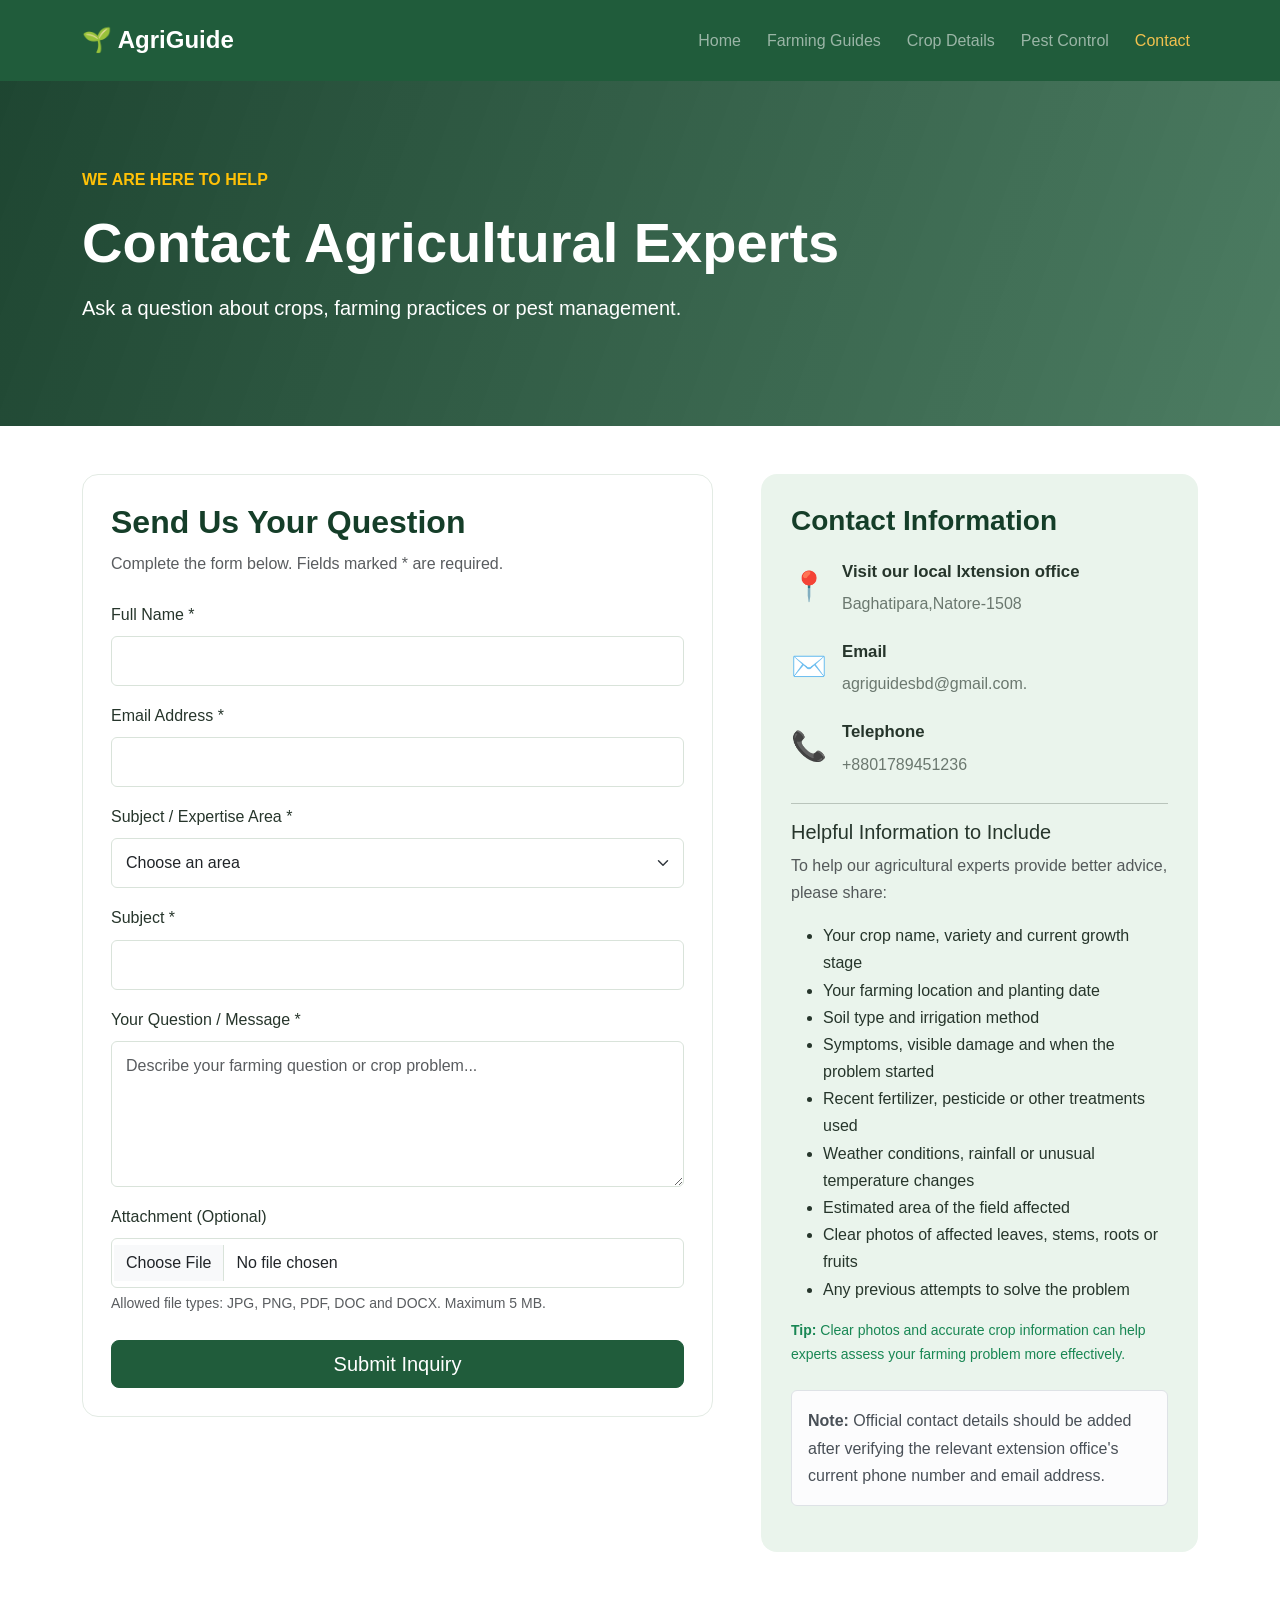
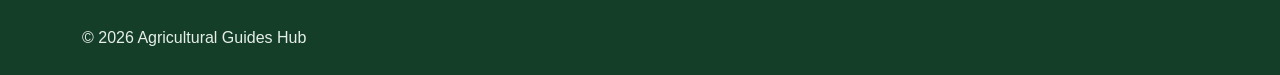
<file: contact.html>
<!DOCTYPE html>
<html lang="en">

<head>
    <meta charset="UTF-8">
    <meta name="viewport" content="width=device-width, initial-scale=1.0">
    <title>Contact Agricultural Experts | AgriGuide
    </title>
    <link href="https://cdn.jsdelivr.net/npm/bootstrap@5.3.3/dist/css/bootstrap.min.css" rel="stylesheet">
    <link rel="stylesheet" href="style.css">
</head>

<body>
    <nav class="navbar navbar-expand-lg navbar-dark bg-green sticky-top">
        <div class="container">
            <a class="navbar-brand fw-bold" href="index.html">🌱 AgriGuide
            </a>
            <button class="navbar-toggler" data-bs-toggle="collapse" data-bs-target="#navbarNav"
                aria-label="Toggle navigation"><span class="navbar-toggler-icon"></span></button>
            <div class="collapse navbar-collapse" id="navbarNav">
                <ul class="navbar-nav ms-auto">
                    <li class="nav-item"><a class="nav-link" href="index.html">Home</a></li>
                    <li class="nav-item"><a class="nav-link" href="guides.html">Farming Guides</a></li>
                    <li class="nav-item"><a class="nav-link" href="crops.html">Crop Details</a></li>
                    <li class="nav-item"><a class="nav-link" href="pest-control.html">Pest Control</a></li>
                    <li class="nav-item"><a class="nav-link active" href="contact.html">Contact</a></li>
                </ul>
            </div>
        </div>
    </nav>

    <header class="page-header">
        <div class="container">
            <p class="text-warning fw-bold">WE ARE HERE TO HELP</p>
            <h1 class="display-4 fw-bold">Contact Agricultural Experts</h1>
            <p class="lead">Ask a question about crops, farming practices or pest management.</p>
        </div>
    </header>

    <section class="py-5">
        <div class="container">
            <div class="row g-5">
                <div class="col-lg-7">
                    <div class="contact-panel">
                        <h2 class="section-title mb-2">Send Us Your Question</h2>
                        <p class="text-muted mb-4">Complete the form below. Fields marked * are required.</p>

                        <div id="formMessage" class="alert d-none" role="status" aria-live="polite"></div>

                        <form id="contactForm">
                            <div class="mb-3">
                                <label for="name" class="form-label">Full Name *</label>
                                <input type="text" class="form-control" id="name" name="name" required maxlength="100"
                                    autocomplete="name">
                            </div>

                            <div class="mb-3">
                                <label for="email" class="form-label">Email Address *</label>
                                <input type="email" class="form-control" id="email" name="email" required
                                    maxlength="150" autocomplete="email">
                            </div>

                            <div class="mb-3">
                                <label for="expertise" class="form-label">Subject / Expertise Area *</label>
                                <select class="form-select" id="expertise" name="expertise" required>
                                    <option value="">Choose an area</option>
                                    <option value="crop-cultivation">Crop Cultivation</option>
                                    <option value="soil-management">Soil Management</option>
                                    <option value="irrigation">Irrigation</option>
                                    <option value="pest-control">Pest Control</option>
                                    <option value="organic-farming">Organic Farming</option>
                                    <option value="crop-disease">Crop Diseases</option>
                                    <option value="other">Other</option>
                                </select>
                            </div>

                            <div class="mb-3">
                                <label for="subject" class="form-label">Subject *</label>
                                <input type="text" class="form-control" id="subject" name="subject" required
                                    maxlength="150">
                            </div>

                            <div class="mb-3">
                                <label for="message" class="form-label">Your Question / Message *</label>
                                <textarea class="form-control" id="message" name="message" rows="5" required
                                    maxlength="3000"
                                    placeholder="Describe your farming question or crop problem..."></textarea>
                            </div>

                            <div class="mb-4">
                                <label for="attachment" class="form-label">Attachment (Optional)</label>
                                <input type="file" class="form-control" id="attachment" name="attachment"
                                    accept=".jpg,.jpeg,.png,.pdf,.doc,.docx">
                                <div class="form-text">Allowed file types: JPG, PNG, PDF, DOC and DOCX. Maximum 5 MB.
                                </div>
                            </div>

                            <button type="submit" class="btn btn-success btn-lg w-100">Submit Inquiry</button>
                        </form>
                    </div>
                </div>

                <div class="col-lg-5">
                    <div class="contact-info">
                        <h3 class="mb-4">Contact Information</h3>
                        <div class="contact-item">
                            <span>📍</span>
                            <div>
                                <h5>Visit our local lxtension office</h5>
                                <p>Baghatipara,Natore-1508</p>
                            </div>
                        </div>
                        <div class="contact-item">
                            <span>✉️</span>
                            <div>
                                <h5>Email</h5>
                                <p>agriguidesbd@gmail.com.</p>
                            </div>
                        </div>
                        <div class="contact-item">
                            <span>📞</span>
                            <div>
                                <h5>Telephone</h5>
                                <p>+8801789451236</p>
                            </div>
                        </div>
                        <hr>
                        <h5>Helpful Information to Include</h5>
                        <p class="text-muted">
                            To help our agricultural experts provide better advice, please share:
                        </p>
                        <ul>
                            <li>Your crop name, variety and current growth stage</li>
                            <li>Your farming location and planting date</li>
                            <li>Soil type and irrigation method</li>
                            <li>Symptoms, visible damage and when the problem started</li>
                            <li>Recent fertilizer, pesticide or other treatments used</li>
                            <li>Weather conditions, rainfall or unusual temperature changes</li>
                            <li>Estimated area of the field affected</li>
                            <li>Clear photos of affected leaves, stems, roots or fruits</li>
                            <li>Any previous attempts to solve the problem</li>
                        </ul>
                        <p class="small text-success mb-0">
                            <strong>Tip:</strong> Clear photos and accurate crop information can help experts assess
                            your farming problem more effectively.
                        </p>

                        <div class="alert alert-light border mt-4">
                            <strong>Note:</strong> Official contact details should be added after verifying the
                            relevant
                            extension office's current phone number and email address.
                        </div>
                    </div>
                </div>
            </div>
        </div>
    </section>

    <footer class="footer py-4">
        <div class="container">
            <p class="mb-0">© <span class="current-year"></span> Agricultural Guides Hub</p>
        </div>
    </footer>
    <script src="https://cdn.jsdelivr.net/npm/bootstrap@5.3.3/dist/js/bootstrap.bundle.min.js"></script>
    <script src="script.js"></script>
</body>

</html>
</file>
<file: style.css>
:root {
    --green: #205c3b;
    --green-dark: #153e29;
    --green-light: #eaf4ec;
    --gold: #f2c14e;
    --text: #26352b;
    --muted: #6b786f;
    --border: #e3ebe4;
    --white: #ffffff;
}

* {
    box-sizing: border-box;
}

html {
    scroll-behavior: smooth;
    scroll-padding-top: 85px;
}

body {
    margin: 0;
    font-family: Arial, Helvetica, sans-serif;
    color: var(--text);
    line-height: 1.7;
    background: var(--white);
}

img {
    max-width: 100%;
}

.bg-green {
    background-color: var(--green);
}

.navbar {
    padding: 15px 0;
}

.navbar-brand {
    font-size: 1.5rem;
}

.navbar .nav-link {
    margin-left: 10px;
    font-weight: 500;
    transition: color 0.2s ease;
}

.navbar .nav-link:hover,
.navbar .nav-link.active {
    color: var(--gold);
}

.hero {
    min-height: 580px;
    padding: 90px 0;
    color: white;
    background:
        linear-gradient(90deg, rgba(15, 43, 26, 0.88), rgba(15, 43, 26, 0.35)),
        url("https://images.unsplash.com/photo-1500382017468-9049fed747ef?auto=format&fit=crop&w=1920&q=85") center / cover no-repeat;
}

.hero h1 {
    line-height: 1.15;
}

.hero p {
    max-width: 650px;
}

.section-label {
    color: var(--green);
    font-weight: 700;
    font-size: 0.8rem;
    letter-spacing: 2px;
    margin-bottom: 8px;
}

.section-title {
    color: var(--green-dark);
    font-weight: 700;
    margin-bottom: 15px;
}

.info-card {
    padding: 30px;
    border: 1px solid var(--border);
    border-radius: 16px;
    background: white;
    transition: transform 0.25s ease, box-shadow 0.25s ease;
}

.info-card:hover {
    transform: translateY(-5px);
    box-shadow: 0 12px 30px rgba(24, 68, 42, 0.09);
}

.info-card h4 {
    font-weight: 700;
    margin-bottom: 12px;
}

.feature-icon {
    font-size: 2.5rem;
    margin-bottom: 15px;
}

.custom-card {
    border: 1px solid var(--border);
    border-radius: 14px;
    overflow: hidden;
    box-shadow: 0 4px 15px rgba(0, 0, 0, 0.035);
    transition: transform 0.25s ease, box-shadow 0.25s ease;
}

.custom-card:hover {
    transform: translateY(-4px);
    box-shadow: 0 12px 26px rgba(0, 0, 0, 0.09);
}

.custom-card .card-img-top {
    height: 220px;
    object-fit: cover;
}

.custom-card .card-body {
    padding: 24px;
}

.custom-card h3,
.custom-card h4,
.custom-card h5 {
    color: var(--green-dark);
    font-weight: 700;
}

.category-card {
    display: block;
    position: relative;
    overflow: hidden;
    border-radius: 14px;
    text-decoration: none;
    color: white;
}

.category-card img {
    display: block;
    width: 100%;
    height: 230px;
    object-fit: cover;
    transition: transform 0.35s ease;
}

.category-card:hover img {
    transform: scale(1.08);
}

.category-card h5 {
    position: absolute;
    inset: auto 0 0;
    margin: 0;
    padding: 35px 15px 18px;
    font-weight: 700;
    background: linear-gradient(transparent, rgba(0, 0, 0, 0.8));
}

.pest-banner {
    color: white;
    background: var(--green);
    padding: 55px 0;
}

.page-header {
    padding: 85px 0;
    color: white;
    background:
        linear-gradient(110deg, rgba(21, 62, 41, 0.96), rgba(32, 92, 59, 0.8)),
        url("https://images.unsplash.com/photo-1499529112087-3cb3b73cec95?auto=format&fit=crop&w=1600&q=80") center / cover no-repeat;
}

.page-header h1 {
    margin-bottom: 15px;
}

.page-header p:last-child {
    max-width: 700px;
}

.footer {
    color: #e5efe8;
    background: var(--green-dark);
}

.btn-success {
    background-color: var(--green);
    border-color: var(--green);
}

.btn-success:hover,
.btn-success:focus {
    background-color: var(--green-dark);
    border-color: var(--green-dark);
}

.btn-outline-success {
    color: var(--green);
    border-color: var(--green);
}

.btn-outline-success:hover {
    background-color: var(--green);
    border-color: var(--green);
}

.filter-panel,
.contact-panel {
    padding: 28px;
    border: 1px solid var(--border);
    border-radius: 16px;
    background: #fff;
}

.form-control,
.form-select {
    border-color: #d9e3da;
    padding: 12px 14px;
}

.form-control:focus,
.form-select:focus {
    border-color: var(--green);
    box-shadow: 0 0 0 0.2rem rgba(32, 92, 59, 0.13);
}

.crop-profile {
    transition: opacity 0.2s ease;
}

.crop-profile .card {
    height: 100%;
}

.step-card {
    height: 100%;
    padding: 28px;
    border: 1px solid var(--border);
    border-radius: 14px;
    background: white;
}

.step-number {
    display: inline-flex;
    align-items: center;
    justify-content: center;
    width: 48px;
    height: 48px;
    margin-bottom: 16px;
    border-radius: 50%;
    color: white;
    background: var(--green);
    font-weight: 700;
}

.step-card h4 {
    color: var(--green-dark);
    font-weight: 700;
}

.contact-info {
    padding: 30px;
    height: 100%;
    border-radius: 16px;
    background: var(--green-light);
}

.contact-info h3 {
    color: var(--green-dark);
    font-weight: 700;
}

.contact-item {
    display: flex;
    align-items: flex-start;
    gap: 15px;
    margin-bottom: 25px;
}

.contact-item>span {
    font-size: 1.8rem;
}

.contact-item h5 {
    font-size: 1.05rem;
    font-weight: 700;
}

.contact-item p {
    color: var(--muted);
    margin-bottom: 0;
}

@media (max-width: 991.98px) {
    .navbar .nav-link {
        margin-left: 0;
        padding: 10px 0;
    }

    .hero {
        min-height: 500px;
    }

    .hero h1 {
        font-size: 2.7rem;
    }

    .page-header {
        padding: 65px 0;
    }
}

@media (max-width: 575.98px) {
    .hero {
        min-height: 480px;
        padding: 65px 0;
    }

    .hero h1 {
        font-size: 2.25rem;
    }

    .hero .btn {
        margin-bottom: 10px;
    }

    .page-header h1 {
        font-size: 2.2rem;
    }

    .info-card,
    .contact-panel,
    .contact-info,
    .filter-panel {
        padding: 20px;
    }

    .custom-card .card-img-top {
        height: 200px;
    }

    .category-card img {
        height: 170px;
    }
}

@media (prefers-reduced-motion: reduce) {

    *,
    *::before,
    *::after {
        scroll-behavior: auto !important;
        transition-duration: 0.01ms !important;
        animation-duration: 0.01ms !important;
    }
}
</file>
